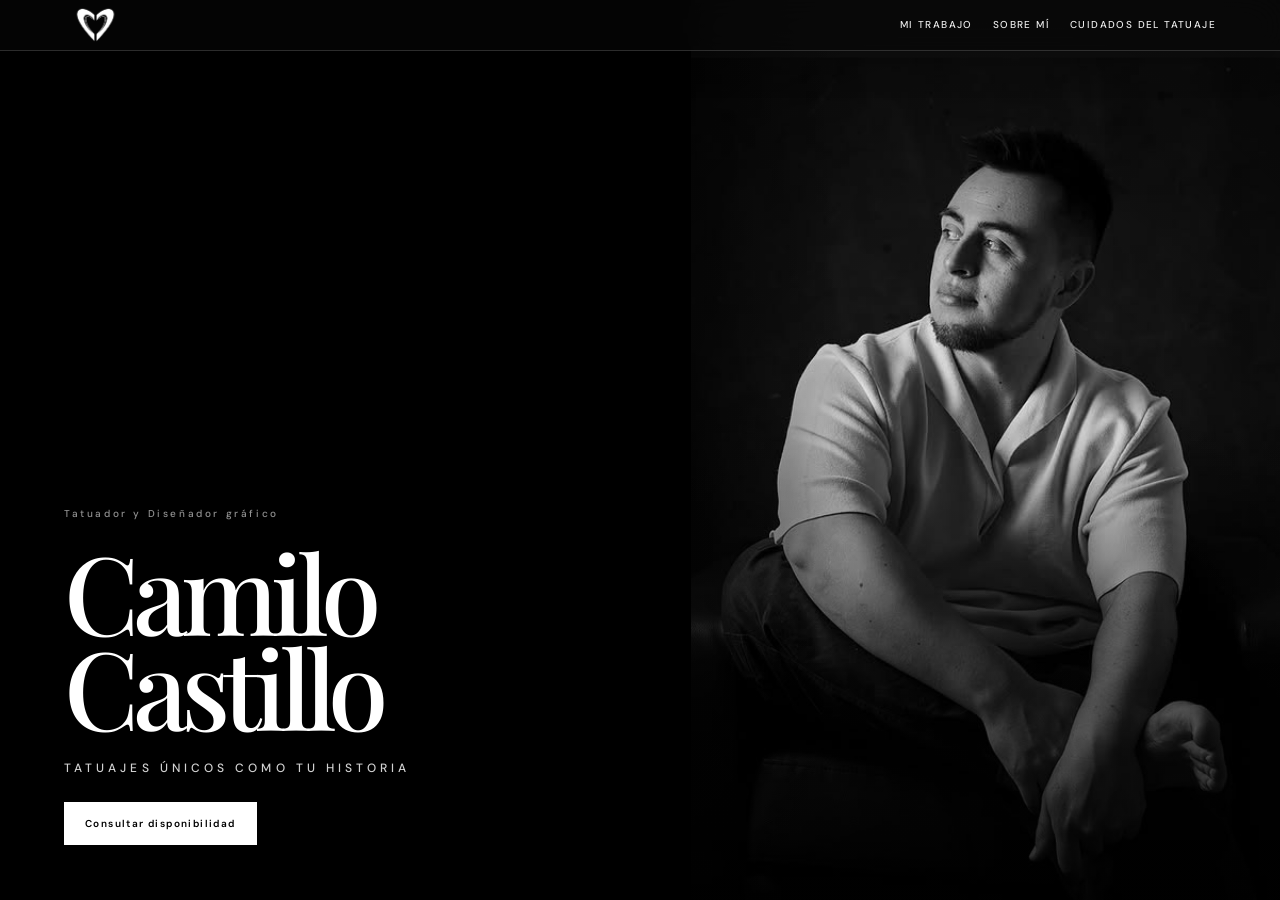
<file: index.html>
<!DOCTYPE html>
<html lang="es">
<head>
  <meta charset="UTF-8">
  <meta name="viewport" content="width=device-width, initial-scale=1.0">
  <meta name="description" content="Camilo Castillo, artista del tatuaje. Conoce su trabajo y consulta la disponibilidad para tu pr&oacute;xima pieza.">
  <meta name="author" content="Camilo Castillo">
  <meta name="robots" content="index, follow">
  <meta name="theme-color" content="#080807">
  <meta name="color-scheme" content="dark">
  <meta property="og:type" content="website">
  <meta property="og:title" content="Camilo Castillo &mdash; Tatuador">
  <meta property="og:description" content="Arte en tinta y piezas &uacute;nicas.">
  <meta property="og:image" content="assets/retrato.jpg">
  <meta property="og:locale" content="es_CO">
  <meta name="twitter:card" content="summary_large_image">
  <meta name="twitter:title" content="Camilo Castillo &mdash; Tatuador">
  <meta name="twitter:description" content="Arte en tinta y piezas &uacute;nicas.">
  <meta name="twitter:image" content="assets/retrato.jpg">
  <title>Camilo Castillo | Tatuador</title>
  <link rel="icon" href="assets/avatar.png" type="image/png">
  <link rel="preconnect" href="https://fonts.googleapis.com">
  <link rel="preconnect" href="https://fonts.gstatic.com" crossorigin>
  <link href="https://fonts.googleapis.com/css2?family=DM+Sans:wght@300;400;500;600;700&family=Playfair+Display:wght@400;500;600;700&display=swap" rel="stylesheet">
  <link rel="stylesheet" href="style.css">
</head>
<body>
  <main class="hero">
    <section class="intro">
      <header class="topbar">
        <a href="https://www.instagram.com/castillotattooo/" class="avatar" aria-label="Visitar Instagram de Camilo Castillo" target="_blank" rel="noopener noreferrer">
          <img src="assets/avatar.png" alt="Camilo Castillo">
        </a>
        <button class="menu-button" id="menuButton" aria-label="Abrir men&uacute;" aria-expanded="false">
          <span></span><span></span><span></span>
        </button>
      </header>

      <nav class="mobile-menu" id="mobileMenu" aria-label="Navegaci&oacute;n principal" aria-hidden="true">
        <span class="menu-label">NAVEGACI&Oacute;N</span>
        <a href="index.html" aria-current="page"><span>Inicio</span><small>00</small></a>
        <a href="mi-trabajo.html"><span>Mi trabajo</span><small>01</small></a>
        <a href="disponibilidad.html"><span>Consultar disponibilidad</span><small>02</small></a>
        <a href="sobre-mi.html"><span>Sobre m&iacute;</span><small>03</small></a>
        <a href="cuidados.html"><span>Cuidados del tatuaje</span><small>04</small></a>
      </nav>

      <div class="intro-content" id="inicio">
        <div class="brand">
          <span class="kicker">Tatuador y Diseñador gráfico</span>
          <h1>Camilo<br>Castillo</h1>
          <p class="subtitle">Tatuajes únicos como tu historia</p>
        </div>

        <nav class="desktop-links page-navigation" aria-label="Navegaci&oacute;n principal">
          <a href="mi-trabajo.html">MI TRABAJO</a>
          <a href="sobre-mi.html">SOBRE M&Iacute;</a>
          <a href="cuidados.html">CUIDADOS DEL TATUAJE</a>
        </nav>

        <div class="intro-actions">
          <a class="primary-button" href="https://wa.me/573219019427?text=Hola%20Camilo,%20tengo%20una%20idea%20que%20quiero%20convertir%20en%20una%20pieza%20%C3%BAnica.%20Me%20gustar%C3%ADa%20conocer%20tu%20disponibilidad%20para%20hacerla%20realidad.%20" target="_blank" rel="noopener noreferrer">Consultar disponibilidad</a>
        </div>
      </div>
    </section>

    <section class="portrait-panel" aria-label="Retrato de Camilo Castillo">
      <div class="image-wrap"><img src="assets/retrato.jpg" alt="Camilo Castillo en su estudio"></div>
      <div class="portrait-overlay"></div>
    </section>
  </main>
  <script src="script.js"></script>
</body>
</html>
</file>
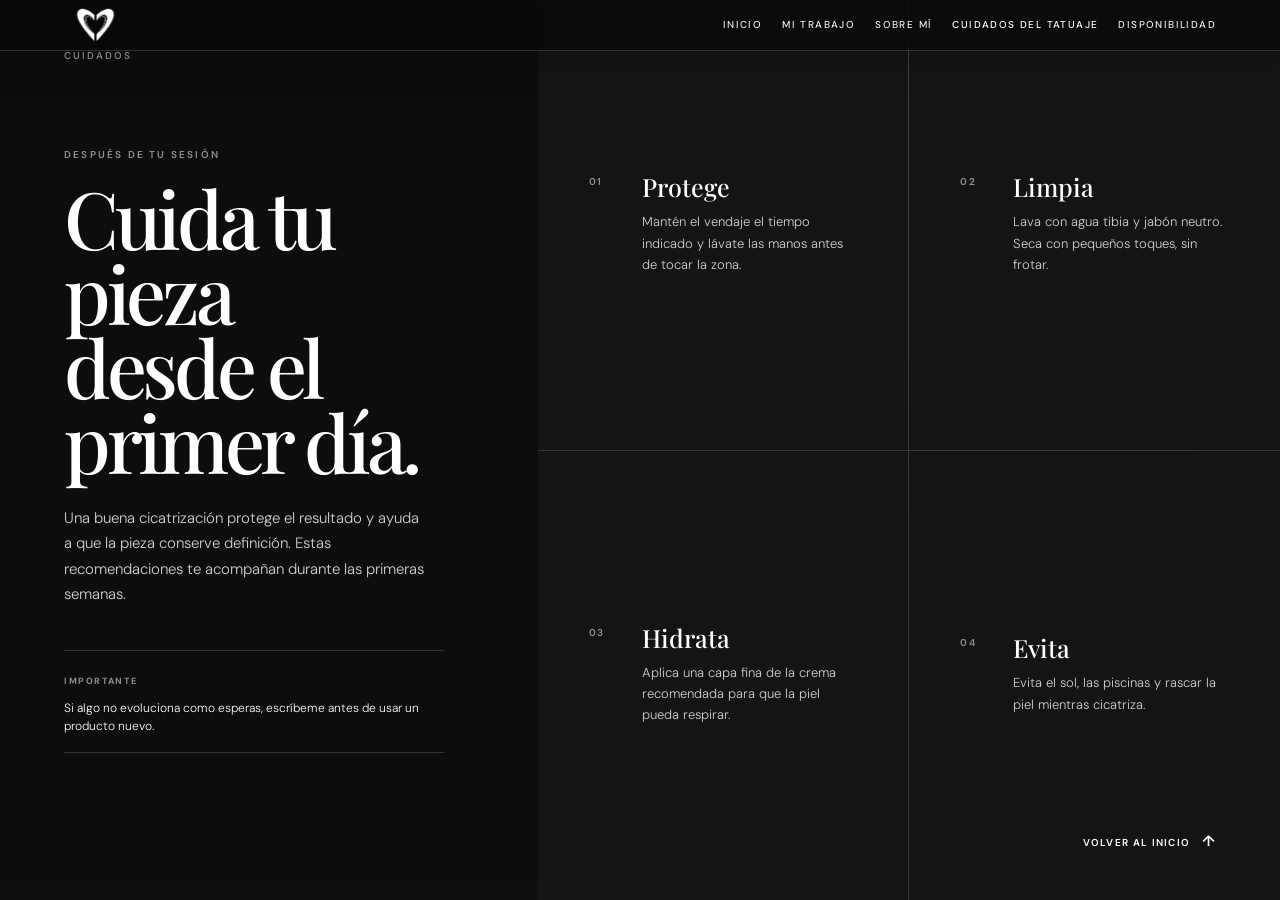
<file: cuidados.html>
<!DOCTYPE html>
<html lang="es">
<head>
  <meta charset="UTF-8">
  <meta name="viewport" content="width=device-width, initial-scale=1.0">
  <meta name="description" content="Recomendaciones de Camilo Castillo para cuidar tu tatuaje y acompa&ntilde;ar su cicatrizaci&oacute;n desde el primer d&iacute;a.">
  <meta name="author" content="Camilo Castillo">
  <meta name="robots" content="index, follow">
  <meta name="theme-color" content="#080807">
  <meta name="color-scheme" content="dark">
  <title>Cuidados del tatuaje | Camilo Castillo</title>
  <link rel="icon" href="assets/avatar.png" type="image/png">
  <link rel="preconnect" href="https://fonts.googleapis.com">
  <link rel="preconnect" href="https://fonts.gstatic.com" crossorigin>
  <link href="https://fonts.googleapis.com/css2?family=DM+Sans:wght@300;400;500;600;700&family=Playfair+Display:wght@400;500;600;700&display=swap" rel="stylesheet">
  <link rel="stylesheet" href="style.css">
</head>
<body class="interior-page">
  <header class="topbar page-header">
    <a href="https://www.instagram.com/castillotattooo/" class="avatar" aria-label="Visitar Instagram de Camilo Castillo" target="_blank" rel="noopener noreferrer"><img src="assets/avatar.png" alt="Camilo Castillo"></a>
    <button class="menu-button" id="menuButton" aria-label="Abrir men&uacute;" aria-expanded="false"><span></span><span></span><span></span></button>
  </header>
  <nav class="desktop-links page-navigation" aria-label="Navegaci&oacute;n principal">
    <a href="index.html">INICIO</a><a href="mi-trabajo.html">MI TRABAJO</a><a href="sobre-mi.html">SOBRE M&Iacute;</a><a href="cuidados.html" aria-current="page">CUIDADOS DEL TATUAJE</a><a href="disponibilidad.html">DISPONIBILIDAD</a>
  </nav>
  <nav class="mobile-menu" id="mobileMenu" aria-label="Navegaci&oacute;n principal" aria-hidden="true">
    <span class="menu-label">NAVEGACI&Oacute;N</span>
    <a href="index.html"><span>Inicio</span><small>00</small></a><a href="mi-trabajo.html"><span>Mi trabajo</span><small>01</small></a>
    <a href="disponibilidad.html"><span>Consultar disponibilidad</span><small>02</small></a><a href="sobre-mi.html"><span>Sobre m&iacute;</span><small>03</small></a><a href="cuidados.html" aria-current="page"><span>Cuidados del tatuaje</span><small>04</small></a>
  </nav>
  <main>
    <section class="full-section care-section" aria-labelledby="care-title">
      <div class="section-index">CUIDADOS</div>
      <div class="care-layout">
        <div class="care-intro">
          <p class="eyebrow">Despu&eacute;s de tu sesi&oacute;n</p>
          <h1 id="care-title">Cuida tu pieza<br>desde el primer d&iacute;a.</h1>
          <p>Una buena cicatrizaci&oacute;n protege el resultado y ayuda a que la pieza conserve definici&oacute;n. Estas recomendaciones te acompa&ntilde;an durante las primeras semanas.</p>
          <div class="care-note"><span>IMPORTANTE</span><p>Si algo no evoluciona como esperas, escr&iacute;beme antes de usar un producto nuevo.</p></div>
        </div>
        <ol class="care-list">
          <li><span class="care-number">01</span><div><h2>Protege</h2><p>Mant&eacute;n el vendaje el tiempo indicado y l&aacute;vate las manos antes de tocar la zona.</p></div></li>
          <li><span class="care-number">02</span><div><h2>Limpia</h2><p>Lava con agua tibia y jab&oacute;n neutro. Seca con peque&ntilde;os toques, sin frotar.</p></div></li>
          <li><span class="care-number">03</span><div><h2>Hidrata</h2><p>Aplica una capa fina de la crema recomendada para que la piel pueda respirar.</p></div></li>
          <li><span class="care-number">04</span><div><h2>Evita</h2><p>Evita el sol, las piscinas y rascar la piel mientras cicatriza.</p></div></li>
        </ol>
      </div>
      <a class="text-link" href="index.html">Volver al inicio <span>↑</span></a>
    </section>
  </main>
  <script src="script.js"></script>
</body>
</html>
</file>
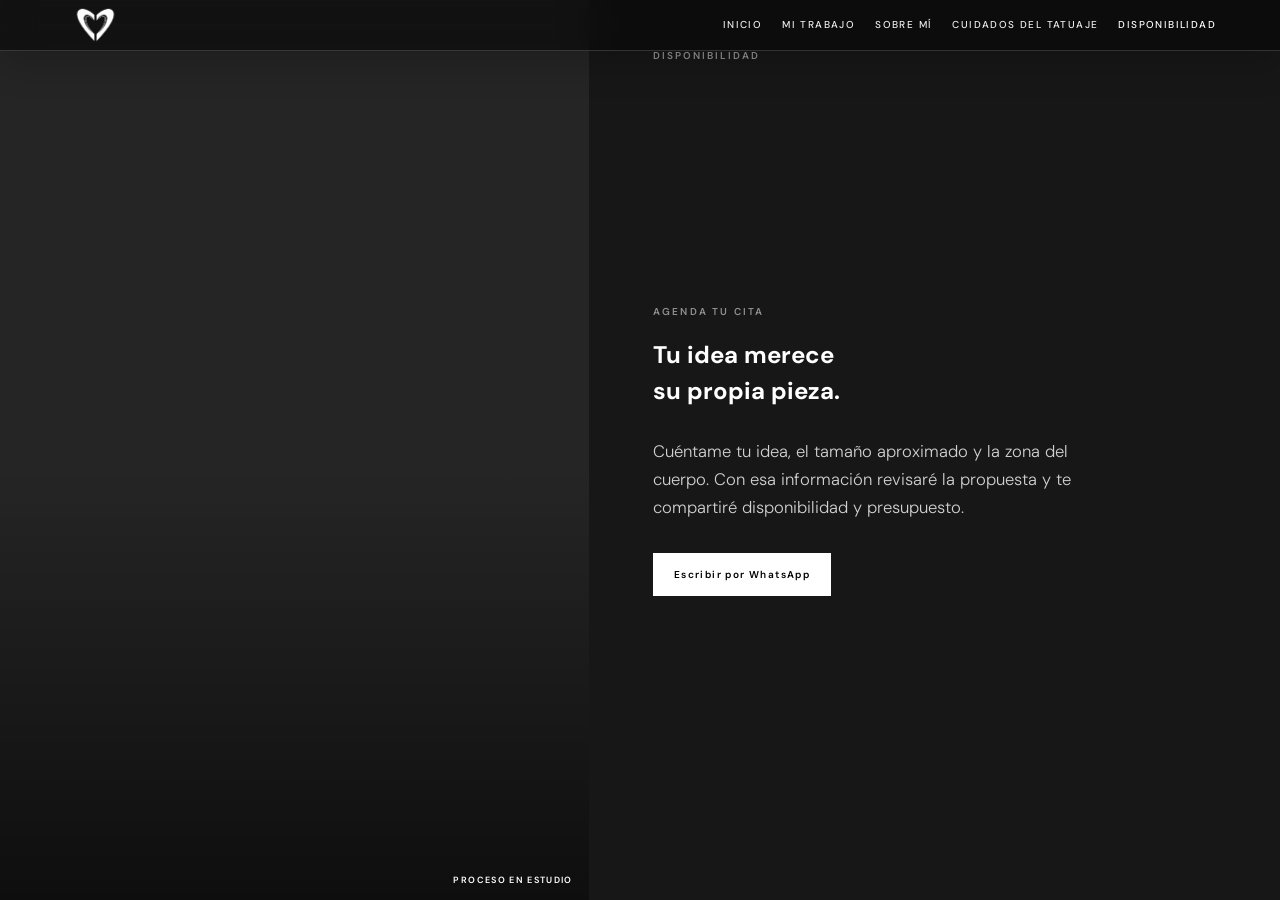
<file: disponibilidad.html>
<!DOCTYPE html>
<html lang="es">
<head>
  <meta charset="UTF-8">
  <meta name="viewport" content="width=device-width, initial-scale=1.0">
  <meta name="description" content="Consulta la disponibilidad de Camilo Castillo para hacer realidad tu pr&oacute;ximo tatuaje.">
  <meta name="author" content="Camilo Castillo">
  <meta name="robots" content="index, follow">
  <meta name="theme-color" content="#080807">
  <meta name="color-scheme" content="dark">
  <title>Consultar disponibilidad | Camilo Castillo</title>
  <link rel="icon" href="assets/avatar.png" type="image/png">
  <link rel="preconnect" href="https://fonts.googleapis.com">
  <link rel="preconnect" href="https://fonts.gstatic.com" crossorigin>
  <link href="https://fonts.googleapis.com/css2?family=DM+Sans:wght@300;400;500;600;700&family=Playfair+Display:wght@400;500;600;700&display=swap" rel="stylesheet">
  <link rel="stylesheet" href="style.css">
</head>
<body class="interior-page">
  <header class="topbar page-header">
    <a href="https://www.instagram.com/castillotattooo/" class="avatar" aria-label="Visitar Instagram de Camilo Castillo" target="_blank" rel="noopener noreferrer"><img src="assets/avatar.png" alt="Camilo Castillo"></a>
    <button class="menu-button" id="menuButton" aria-label="Abrir men&uacute;" aria-expanded="false"><span></span><span></span><span></span></button>
  </header>
  <nav class="desktop-links page-navigation" aria-label="Navegaci&oacute;n principal">
    <a href="index.html">INICIO</a><a href="mi-trabajo.html">MI TRABAJO</a><a href="sobre-mi.html">SOBRE M&Iacute;</a><a href="cuidados.html">CUIDADOS DEL TATUAJE</a><a href="disponibilidad.html" aria-current="page">DISPONIBILIDAD</a>
  </nav>
  <nav class="mobile-menu" id="mobileMenu" aria-label="Navegaci&oacute;n principal" aria-hidden="true">
    <span class="menu-label">NAVEGACI&Oacute;N</span>
    <a href="index.html"><span>Inicio</span><small>00</small></a><a href="mi-trabajo.html"><span>Mi trabajo</span><small>01</small></a>
    <a href="disponibilidad.html" aria-current="page"><span>Consultar disponibilidad</span><small>02</small></a><a href="sobre-mi.html"><span>Sobre m&iacute;</span><small>03</small></a><a href="cuidados.html"><span>Cuidados del tatuaje</span><small>04</small></a>
  </nav>
  <main>
    <section class="full-section booking-section" aria-labelledby="booking-title">
      <div class="section-index">DISPONIBILIDAD</div>
      <div class="booking-layout">
        <div class="section-copy">
          <p class="eyebrow">Agenda tu cita</p>
          <h1 id="booking-title">Tu idea merece<br>su propia pieza.</h1>
          <p>Cu&eacute;ntame tu idea, el tama&ntilde;o aproximado y la zona del cuerpo. Con esa informaci&oacute;n revisar&eacute; la propuesta y te compartir&eacute; disponibilidad y presupuesto.</p>
          <a class="primary-button" href="https://wa.me/573219019427?text=Hola%20Camilo,%20tengo%20una%20idea%20que%20quiero%20convertir%20en%20una%20pieza%20%C3%BAnica.%20Me%20gustar%C3%ADa%20conocer%20tu%20disponibilidad%20para%20hacerla%20realidad.%20" target="_blank" rel="noopener noreferrer">Escribir por WhatsApp</a>
        </div>
        <div class="booking-video" aria-label="Proceso de tatuaje en el estudio">
          <video autoplay muted loop playsinline preload="metadata"><source src="tatuaje/videoproceso.mp4" type="video/mp4">Tu navegador no admite video HTML5.</video>
          <span>Proceso en estudio</span>
        </div>
      </div>
    </section>
  </main>
  <script src="script.js"></script>
</body>
</html>
</file>
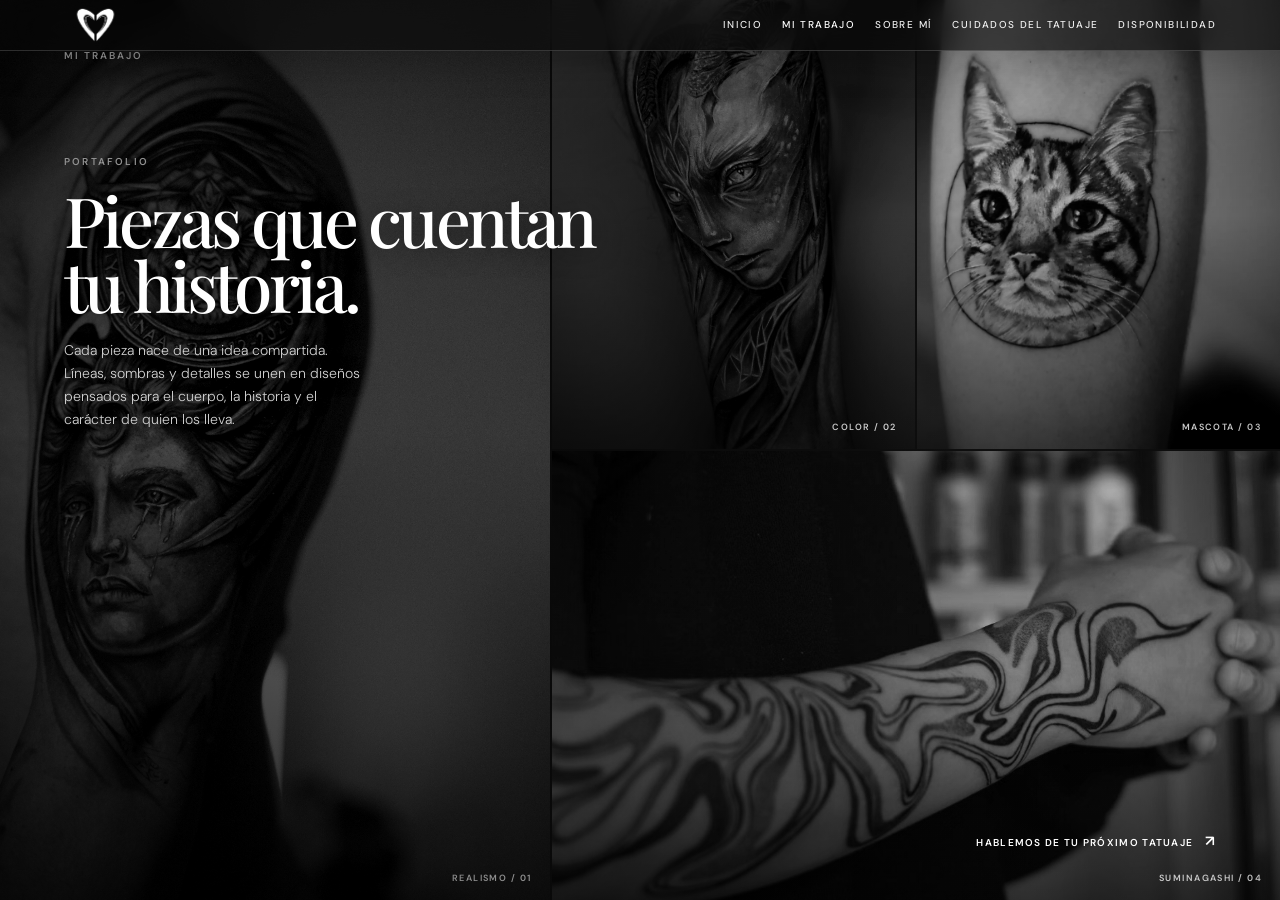
<file: mi-trabajo.html>
<!DOCTYPE html>
<html lang="es">
<head>
  <meta charset="UTF-8">
  <meta name="viewport" content="width=device-width, initial-scale=1.0">
  <meta name="description" content="Explora el portafolio de tatuajes de Camilo Castillo: realismo, color, retratos de mascotas y dise&ntilde;os personalizados.">
  <meta name="author" content="Camilo Castillo">
  <meta name="robots" content="index, follow">
  <meta name="theme-color" content="#080807">
  <meta name="color-scheme" content="dark">
  <title>Mi trabajo | Camilo Castillo</title>
  <link rel="icon" href="assets/avatar.png" type="image/png">
  <link rel="preconnect" href="https://fonts.googleapis.com">
  <link rel="preconnect" href="https://fonts.gstatic.com" crossorigin>
  <link href="https://fonts.googleapis.com/css2?family=DM+Sans:wght@300;400;500;600;700&family=Playfair+Display:wght@400;500;600;700&display=swap" rel="stylesheet">
  <link rel="stylesheet" href="style.css">
</head>
<body class="interior-page">
  <header class="topbar page-header">
    <a href="https://www.instagram.com/castillotattooo/" class="avatar" aria-label="Visitar Instagram de Camilo Castillo" target="_blank" rel="noopener noreferrer"><img src="assets/avatar.png" alt="Camilo Castillo"></a>
    <button class="menu-button" id="menuButton" aria-label="Abrir men&uacute;" aria-expanded="false"><span></span><span></span><span></span></button>
  </header>
  <nav class="desktop-links page-navigation" aria-label="Navegaci&oacute;n principal">
    <a href="index.html">INICIO</a><a href="mi-trabajo.html" aria-current="page">MI TRABAJO</a><a href="sobre-mi.html">SOBRE M&Iacute;</a><a href="cuidados.html">CUIDADOS DEL TATUAJE</a><a href="disponibilidad.html">DISPONIBILIDAD</a>
  </nav>
  <nav class="mobile-menu" id="mobileMenu" aria-label="Navegaci&oacute;n principal" aria-hidden="true">
    <span class="menu-label">NAVEGACI&Oacute;N</span>
    <a href="index.html"><span>Inicio</span><small>00</small></a><a href="mi-trabajo.html" aria-current="page"><span>Mi trabajo</span><small>01</small></a>
    <a href="disponibilidad.html"><span>Consultar disponibilidad</span><small>02</small></a><a href="sobre-mi.html"><span>Sobre m&iacute;</span><small>03</small></a><a href="cuidados.html"><span>Cuidados del tatuaje</span><small>04</small></a>
  </nav>
  <main>
    <section class="full-section portfolio-section" aria-labelledby="portfolio-title">
      <div class="section-index">MI TRABAJO</div>
      <div class="portfolio-heading">
        <div><p class="eyebrow">Portafolio</p><h1 id="portfolio-title">Piezas que cuentan<br>tu historia.</h1></div>
        <p>Cada pieza nace de una idea compartida. Líneas, sombras y detalles se unen en diseños pensados para el cuerpo, la historia y el carácter de quien los lleva.</p>
      </div>
      <div class="tattoo-grid" aria-label="Galer&iacute;a de trabajos de tatuaje">
        <figure class="tattoo-card tattoo-card--large"><img src="tatuaje/realismo.jpg" alt="Tatuaje realista en tinta negra sobre el brazo" loading="lazy"><figcaption>Realismo / 01</figcaption></figure>
        <figure class="tattoo-card"><img src="tatuaje/color%20(2).jpg" alt="Tatuaje art&iacute;stico de color en el brazo" loading="lazy"><figcaption>Color / 02</figcaption></figure>
        <figure class="tattoo-card tattoo-card--offset"><img src="tatuaje/mascota.webp" alt="Retrato tatuado de una mascota" loading="lazy"><figcaption>Mascota / 03</figcaption></figure>
        <figure class="tattoo-card"><img src="tatuaje/suminagashi.jpg" alt="Tatuaje de l&iacute;neas org&aacute;nicas en el antebrazo" loading="lazy"><figcaption>Suminagashi / 04</figcaption></figure>
      </div>
      <a class="text-link" href="disponibilidad.html">Hablemos de tu pr&oacute;ximo tatuaje <span>↗</span></a>
    </section>
  </main>
  <script src="script.js"></script>
</body>
</html>
</file>
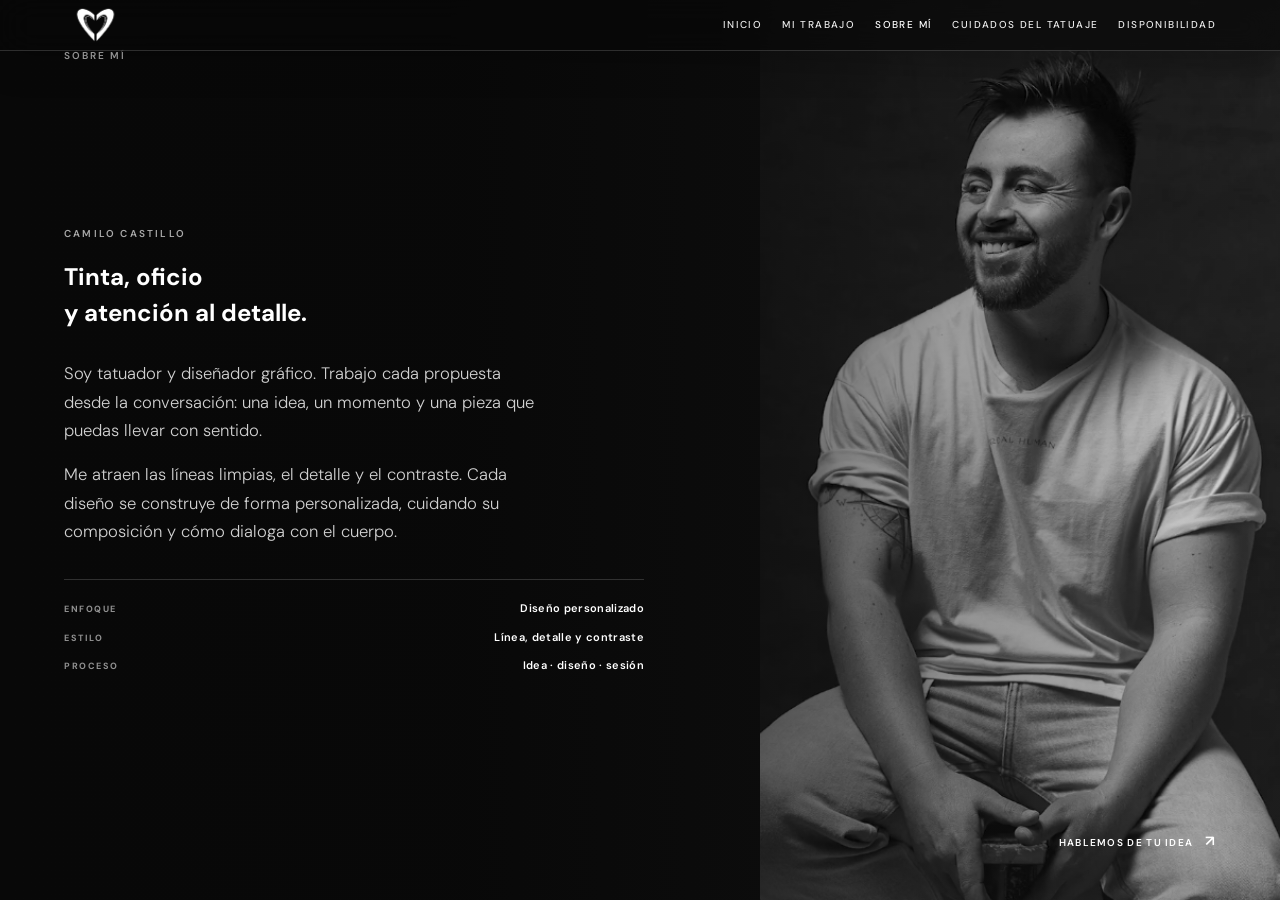
<file: sobre-mi.html>
<!DOCTYPE html>
<html lang="es">
<head>
  <meta charset="UTF-8">
  <meta name="viewport" content="width=device-width, initial-scale=1.0">
  <meta name="description" content="Conoce a Camilo Castillo, tatuador y dise&ntilde;ador gr&aacute;fico. Dise&ntilde;o personalizado, l&iacute;nea, detalle y contraste.">
  <meta name="author" content="Camilo Castillo">
  <meta name="robots" content="index, follow">
  <meta name="theme-color" content="#080807">
  <meta name="color-scheme" content="dark">
  <title>Sobre m&iacute; | Camilo Castillo</title>
  <link rel="icon" href="assets/avatar.png" type="image/png">
  <link rel="preconnect" href="https://fonts.googleapis.com">
  <link rel="preconnect" href="https://fonts.gstatic.com" crossorigin>
  <link href="https://fonts.googleapis.com/css2?family=DM+Sans:wght@300;400;500;600;700&family=Playfair+Display:wght@400;500;600;700&display=swap" rel="stylesheet">
  <link rel="stylesheet" href="style.css">
</head>
<body class="interior-page">
  <header class="topbar page-header">
    <a href="https://www.instagram.com/castillotattooo/" class="avatar" aria-label="Visitar Instagram de Camilo Castillo" target="_blank" rel="noopener noreferrer"><img src="assets/avatar.png" alt="Camilo Castillo"></a>
    <button class="menu-button" id="menuButton" aria-label="Abrir men&uacute;" aria-expanded="false"><span></span><span></span><span></span></button>
  </header>
  <nav class="desktop-links page-navigation" aria-label="Navegaci&oacute;n principal">
    <a href="index.html">INICIO</a><a href="mi-trabajo.html">MI TRABAJO</a><a href="sobre-mi.html" aria-current="page">SOBRE M&Iacute;</a><a href="cuidados.html">CUIDADOS DEL TATUAJE</a><a href="disponibilidad.html">DISPONIBILIDAD</a>
  </nav>
  <nav class="mobile-menu" id="mobileMenu" aria-label="Navegaci&oacute;n principal" aria-hidden="true">
    <span class="menu-label">NAVEGACI&Oacute;N</span>
    <a href="index.html"><span>Inicio</span><small>00</small></a><a href="mi-trabajo.html"><span>Mi trabajo</span><small>01</small></a>
    <a href="disponibilidad.html"><span>Consultar disponibilidad</span><small>02</small></a><a href="sobre-mi.html" aria-current="page"><span>Sobre m&iacute;</span><small>03</small></a><a href="cuidados.html"><span>Cuidados del tatuaje</span><small>04</small></a>
  </nav>
  <main>
    <section class="full-section about-section" aria-labelledby="about-title">
      <div class="section-index">SOBRE M&Iacute;</div>
      <div class="about-layout">
        <div class="section-copy about-copy">
          <p class="eyebrow">Camilo Castillo</p>
          <h1 id="about-title">Tinta, oficio<br>y atenci&oacute;n al detalle.</h1>
          <p>Soy tatuador y dise&ntilde;ador gr&aacute;fico. Trabajo cada propuesta desde la conversaci&oacute;n: una idea, un momento y una pieza que puedas llevar con sentido.</p>
          <p>Me atraen las l&iacute;neas limpias, el detalle y el contraste. Cada dise&ntilde;o se construye de forma personalizada, cuidando su composici&oacute;n y c&oacute;mo dialoga con el cuerpo.</p>
          <div class="about-details" aria-label="Forma de trabajo">
            <div><span>ENFOQUE</span><strong>Dise&ntilde;o personalizado</strong></div>
            <div><span>ESTILO</span><strong>L&iacute;nea, detalle y contraste</strong></div>
            <div><span>PROCESO</span><strong>Idea &middot; dise&ntilde;o &middot; sesi&oacute;n</strong></div>
          </div>
        </div>
      </div>
      <a class="text-link" href="disponibilidad.html">Hablemos de tu idea <span>↗</span></a>
    </section>
  </main>
  <script src="script.js"></script>
</body>
</html>
</file>
<file: style.css>
* { box-sizing: border-box; margin: 0; padding: 0; }
:root { --black:#000; --paper:#fff; --paper-soft:#d1d1d1; --muted:#919191; --line:rgba(255,255,255,.16); --page-gutter:clamp(28px,5vw,72px); --section-space:clamp(96px,10vw,144px); --content-max:1180px; --serif:"Playfair Display",Georgia,serif; --sans:"DM Sans",Arial,sans-serif; }
html { scroll-behavior:smooth; } body { background:var(--black); color:var(--paper); font:300 16px/1.5 var(--sans); } a { color:inherit; }
.hero { min-height:100svh; display:grid; grid-template-columns:minmax(520px,54%) minmax(420px,46%); background:var(--black); overflow:hidden; }
.intro { min-height:100svh; position:relative; background:var(--black); }
.topbar { position:absolute; z-index:10; top:32px; right:var(--page-gutter); left:var(--page-gutter); height:44px; display:grid; grid-template-columns:44px 1fr 44px; align-items:center; }
.avatar { position:fixed; z-index:21; top:32px; left:var(--page-gutter); width:64px; height:44px; display:flex; align-items:center; overflow:visible; transition:opacity .2s ease,transform .2s ease; }.avatar:hover { opacity:.75; transform:translateY(-1px); }.avatar img { width:100%; max-height:44px; display:block; object-fit:contain; object-position:left center; }.studio-mark { justify-self:center; color:var(--muted); font-size:10px; font-weight:500; letter-spacing:.2em; }
.menu-button { position:fixed; z-index:20; top:32px; right:var(--page-gutter); width:44px; height:44px; display:flex; flex-direction:column; justify-content:center; align-items:center; gap:6px; border:1px solid var(--line); background:var(--black); cursor:pointer; transition:background .2s ease,border-color .2s ease; }.menu-button:hover { background:rgba(255,255,255,.06); border-color:rgba(255,255,255,.38); }.menu-button span { width:18px; height:1px; display:block; background:var(--paper); transition:transform .25s ease,opacity .25s ease; }.menu-button.active span:nth-child(1) { transform:translateY(7px) rotate(45deg); }.menu-button.active span:nth-child(2) { opacity:0; }.menu-button.active span:nth-child(3) { transform:translateY(-7px) rotate(-45deg); }
.mobile-menu { position:fixed; z-index:19; top:92px; right:var(--page-gutter); width:min(330px,calc(100vw - var(--page-gutter) - var(--page-gutter))); display:flex; flex-direction:column; padding:20px; background:rgba(20,20,20,.92); border:1px solid rgba(255,255,255,.22); box-shadow:0 22px 60px rgba(0,0,0,.35); backdrop-filter:blur(16px); -webkit-backdrop-filter:blur(16px); opacity:0; visibility:hidden; transform:translateY(-12px) scale(.97); transform-origin:top right; transition:opacity .25s ease,transform .25s ease,visibility .25s; }.mobile-menu.open { opacity:1; visibility:visible; transform:translateY(0) scale(1); }.menu-label { padding:2px 4px 14px; color:var(--muted); font-size:9px; font-weight:600; letter-spacing:.22em; }.mobile-menu a { min-height:49px; display:flex; align-items:center; justify-content:space-between; padding:0 5px; border-top:1px solid var(--line); color:var(--paper); font:400 20px/1 var(--serif); text-decoration:none; transition:color .2s ease,padding .2s ease; }.mobile-menu a:hover { padding-left:11px; color:#fff; }.mobile-menu a small { color:var(--muted); font:500 9px/1 var(--sans); letter-spacing:.15em; }.menu-footer { margin:16px 4px 1px; color:var(--paper-soft); font-size:8px; font-weight:500; letter-spacing:.18em; }
.intro-content { min-height:100svh; display:flex; flex-direction:column; justify-content:flex-end; padding:150px var(--page-gutter) 55px; }.brand { max-width:560px; }.kicker { display:block; margin-bottom:22px; color:var(--muted); font-size:10px; font-weight:500; letter-spacing:.26em; }.brand h1 { color:var(--paper); font:500 clamp(76px,8.5vw,138px)/.88 var(--serif); letter-spacing:-.065em; }.subtitle { margin-top:25px; color:var(--paper-soft); font-size:12px; font-weight:500; letter-spacing:.34em; text-transform:uppercase; }
.desktop-links { display:flex; flex-wrap:wrap; gap:9px 25px; max-width:520px; margin-top:48px; padding-top:20px; border-top:1px solid var(--line); }.desktop-links a { color:var(--paper-soft); font:500 10px/1.4 var(--sans); letter-spacing:.14em; text-decoration:none; transition:color .2s ease; }.desktop-links a:hover { color:#fff; }
.intro-actions { display:flex; align-items:center; gap:12px; margin-top:25px; }.primary-button,.secondary-button { min-height:43px; display:inline-flex; align-items:center; justify-content:center; padding:0 20px; font-size:10px; font-weight:600; letter-spacing:.14em; text-decoration:none; transition:.22s ease; }.primary-button { border:1px solid var(--paper); background:var(--paper); color:var(--black); }.primary-button:hover { background:transparent; color:var(--paper); }.secondary-button { border:1px solid var(--line); color:var(--paper-soft); }.secondary-button:hover { border-color:var(--paper-soft); color:var(--paper); }
.leaf { position:absolute; right:35px; bottom:56px; width:45px; height:120px; color:var(--muted); font-family:Georgia,serif; opacity:.55; transform:rotate(-24deg); }.leaf span { position:absolute; font-size:25px; }.leaf span:nth-child(1) { left:16px; top:0; transform:rotate(45deg); }.leaf span:nth-child(2) { left:0; top:24px; transform:rotate(-15deg); }.leaf span:nth-child(3) { left:11px; top:45px; transform:rotate(5deg); }.leaf span:nth-child(4) { left:20px; top:67px; transform:rotate(25deg); }.leaf span:nth-child(5) { left:25px; top:90px; transform:rotate(45deg); }
.portrait-panel { min-height:100svh; position:relative; overflow:hidden; background:#151515; }.portrait-panel .image-wrap { position:absolute; inset:0; }.portrait-panel img { width:100%; height:100%; display:block; object-fit:cover; object-position:center; filter:grayscale(100%); transform:scale(1.025); }.portrait-overlay { position:absolute; inset:0; background:linear-gradient(90deg,rgba(0,0,0,.35),transparent 26%),linear-gradient(0deg,rgba(0,0,0,.57),transparent 55%),radial-gradient(circle,transparent 25%,rgba(0,0,0,.5)); pointer-events:none; }.image-caption { position:absolute; z-index:2; bottom:44px; left:42px; display:flex; align-items:flex-start; gap:16px; }.caption-index { padding-top:8px; color:var(--paper-soft); font-size:10px; letter-spacing:.2em; }.caption-title { color:#fff; font:400 27px/1 var(--serif); }
@media (max-width:900px) { .hero { position:relative; display:block; min-height:100svh; overflow:hidden; }.intro { position:relative; z-index:1; min-height:100svh; background:linear-gradient(90deg,rgba(0,0,0,.56),rgba(0,0,0,.18)); }.intro-content { padding:140px 10vw 60px; }.brand h1 { font-size:clamp(74px,15vw,125px); text-shadow:0 2px 18px rgba(0,0,0,.42); }.portrait-panel { position:absolute; inset:0; z-index:0; min-height:100svh; }.portrait-panel img { object-position:center 28%; }.portrait-overlay { background:linear-gradient(90deg,rgba(0,0,0,.24),transparent 72%),linear-gradient(0deg,rgba(0,0,0,.38),transparent 64%); }.image-caption { display:none; }.leaf { right:9vw; } }
@media (max-width:560px) { .topbar { top:20px; right:20px; left:20px; }.avatar { top:20px; left:20px; }.menu-button { top:20px; right:20px; }.studio-mark { font-size:8px; letter-spacing:.16em; }.mobile-menu { right:20px; width:calc(100vw - 40px); }.intro-content { padding:132px 28px 48px; }.brand h1 { font-size:clamp(66px,19vw,98px); }.subtitle { font-size:10px; letter-spacing:.25em; }.desktop-links { gap:10px 17px; margin-top:40px; }.desktop-links a { font-size:9px; }.intro-actions { align-items:stretch; flex-direction:column; }.intro-actions a { width:100%; }.leaf { display:none; }.portrait-panel { min-height:100svh; }.image-caption { bottom:27px; left:25px; } }

@keyframes reveal-up { from { opacity:0; transform:translateY(10px); } to { opacity:1; transform:translateY(0); } }
.brand { animation:reveal-up .7s cubic-bezier(.2,.7,.2,1) both; }.desktop-links { animation:reveal-up .7s .12s cubic-bezier(.2,.7,.2,1) both; }.intro-actions { animation:reveal-up .7s .2s cubic-bezier(.2,.7,.2,1) both; }
.desktop-links a { position:relative; }.desktop-links a::after { position:absolute; right:0; bottom:-5px; left:0; height:1px; background:var(--paper); content:""; transform:scaleX(0); transform-origin:right; transition:transform .25s ease; }.desktop-links a:hover::after { transform:scaleX(1); transform-origin:left; }
.primary-button { transition:background .22s ease,color .22s ease,transform .22s ease,box-shadow .22s ease; }.primary-button:hover { transform:translateY(-2px); box-shadow:0 8px 18px rgba(0,0,0,.18); }
/* Navegación: un solo patrón por tamaño de pantalla. */
@media (min-width:901px) { .menu-button,.mobile-menu { display:none; } }
.full-section { position:relative; min-height:100svh; display:flex; flex-direction:column; justify-content:center; padding:var(--section-space) var(--page-gutter); overflow:hidden; }
.section-index { position:absolute; top:clamp(28px,4vw,48px); left:var(--page-gutter); color:var(--muted); font-size:10px; font-weight:600; letter-spacing:.2em; }
.section-copy { max-width:680px; }
.eyebrow { margin-bottom:18px; color:var(--muted); font-size:10px; font-weight:600; letter-spacing:.22em; text-transform:uppercase; }
.section-copy h2 { color:var(--paper); font:500 clamp(48px,6.5vw,104px)/.94 var(--serif); letter-spacing:-.055em; }
.section-copy > p:not(.eyebrow) { max-width:470px; margin-top:28px; color:var(--paper-soft); font-size:clamp(15px,1.3vw,18px); line-height:1.7; }
.booking-section .primary-button { margin-top:32px; }
.portfolio-section { display:block; min-height:100svh; padding:0; background:#101010; isolation:isolate; }.portfolio-section::before { position:absolute; z-index:2; inset:0; background:linear-gradient(90deg,rgba(0,0,0,.68) 0%,rgba(0,0,0,.42) 43%,rgba(0,0,0,.12) 78%,rgba(0,0,0,.26) 100%); content:""; pointer-events:none; }.portfolio-section .section-index { z-index:3; top:clamp(28px,4vw,48px); }.portfolio-heading { position:absolute; z-index:3; top:clamp(92px,12vw,155px); left:var(--page-gutter); display:block; width:min(560px,calc(100% - var(--page-gutter) - var(--page-gutter))); pointer-events:none; }.portfolio-heading h2 { color:var(--paper); font:500 clamp(42px,5.4vw,82px)/.94 var(--serif); letter-spacing:-.055em; text-shadow:0 3px 28px rgba(0,0,0,.45); }.portfolio-heading > p { max-width:300px; margin-top:22px; color:var(--paper-soft); font-size:14px; line-height:1.65; text-shadow:0 2px 18px rgba(0,0,0,.65); }.tattoo-grid { position:absolute; inset:0; z-index:1; display:grid; grid-template-columns:1.18fr .78fr .78fr; grid-template-rows:1fr 1fr; gap:2px; width:100%; height:100%; margin:0; }.tattoo-card { position:relative; min-height:0; overflow:hidden; background:#262626; }.tattoo-card--large { grid-column:1; grid-row:1 / span 2; }.tattoo-card:nth-child(2) { grid-column:2; grid-row:1; }.tattoo-card--offset { grid-column:3; grid-row:1; }.tattoo-card:nth-child(4) { grid-column:2 / span 2; grid-row:2; }.tattoo-card img { width:100%; height:100%; display:block; object-fit:cover; filter:grayscale(100%) contrast(1.08); transition:transform .55s cubic-bezier(.2,.7,.2,1),filter .35s ease; }.tattoo-card::after { position:absolute; inset:0; background:linear-gradient(180deg,rgba(0,0,0,.15),transparent 48%,rgba(0,0,0,.66)); content:""; pointer-events:none; }.tattoo-card:hover img { filter:grayscale(100%) contrast(1.16); transform:scale(1.06); }.tattoo-card figcaption { position:absolute; z-index:1; right:18px; bottom:15px; color:#fff; font-size:9px; font-weight:600; letter-spacing:.16em; text-transform:uppercase; }.portfolio-section .text-link { z-index:3; }
.booking-section { background:#171717; }.booking-layout { display:grid; grid-template-columns:minmax(0,1fr) minmax(0,1fr); align-items:center; gap:clamp(32px,5vw,80px); width:min(var(--content-max),100%); margin-block:auto; }.booking-video { position:relative; justify-self:stretch; width:100%; height:clamp(430px,62svh,680px); overflow:hidden; background:#252525; }.booking-video::after { position:absolute; inset:0; background:linear-gradient(0deg,rgba(0,0,0,.62),transparent 48%); content:""; pointer-events:none; }.booking-video video { width:100%; height:100%; display:block; object-fit:cover; filter:grayscale(100%) contrast(1.08); }.booking-video span { position:absolute; z-index:1; right:16px; bottom:13px; color:var(--paper); font-size:9px; font-weight:600; letter-spacing:.15em; text-transform:uppercase; }.about-section { background:#111 url("assets/retrato%20sobre%20mi.png") right center/auto 100% no-repeat; color:var(--paper); isolation:isolate; }.about-section::before { position:absolute; z-index:0; inset:0; background:linear-gradient(90deg,#080808 0%,rgba(8,8,8,.96) 36%,rgba(8,8,8,.42) 69%,rgba(8,8,8,.1) 100%); content:""; }.about-layout { position:relative; z-index:1; display:block; width:min(var(--content-max),100%); margin-block:auto; }.about-section .section-index { z-index:1; }.about-section .section-copy { max-width:580px; }.about-section .section-copy h2 { color:var(--paper); }.about-section .section-copy > p:not(.eyebrow) { color:var(--paper-soft); }.about-section .eyebrow,.about-section .section-index { color:#a9a9a9; }.about-copy > p:not(.eyebrow) + p { margin-top:16px; }.about-details { display:grid; gap:12px; margin-top:34px; padding-top:20px; border-top:1px solid var(--line); }.about-details div { display:flex; align-items:baseline; justify-content:space-between; gap:20px; }.about-details span { color:var(--muted); font-size:9px; font-weight:700; letter-spacing:.17em; }.about-details strong { color:var(--paper); font-size:11px; font-weight:600; letter-spacing:.03em; text-align:right; }
.care-section { background:radial-gradient(circle at 82% 18%,#292929 0,transparent 30%),#101010; }.care-layout { display:grid; grid-template-columns:minmax(250px,.82fr) minmax(420px,1.18fr); align-items:center; gap:clamp(48px,10vw,160px); width:min(var(--content-max),100%); margin-block:auto; }.care-intro h2 { color:var(--paper); font:500 clamp(48px,6.2vw,96px)/.94 var(--serif); letter-spacing:-.055em; }.care-intro > p:not(.eyebrow) { max-width:390px; margin-top:27px; color:var(--paper-soft); font-size:15px; line-height:1.7; }.care-note { max-width:380px; margin-top:36px; padding:16px 0; border-top:1px solid var(--line); border-bottom:1px solid var(--line); }.care-note span { color:var(--muted); font-size:9px; font-weight:700; letter-spacing:.18em; }.care-note p { margin-top:8px; color:var(--paper); font-size:12px; line-height:1.55; }.text-link { position:absolute; right:var(--page-gutter); bottom:clamp(28px,4vw,48px); color:var(--paper); font-size:10px; font-weight:600; letter-spacing:.13em; text-decoration:none; text-transform:uppercase; }.text-link span { margin-left:8px; font-size:15px; }.care-list { display:grid; grid-template-columns:1fr 1fr; gap:1px; margin:0; padding:0; list-style:none; background:var(--line); border:1px solid var(--line); }.care-list li { min-height:190px; display:grid; grid-template-columns:38px 1fr; gap:15px; padding:25px; background:#141414; transition:background .25s ease; }.care-list li:hover { background:#1d1d1d; }.care-number { color:var(--muted); font-size:10px; font-weight:600; letter-spacing:.13em; }.care-list h3 { color:var(--paper); font:500 25px/1 var(--serif); }.care-list p { margin-top:12px; color:var(--paper-soft); font-size:12px; line-height:1.65; }
.booking-section { display:block; min-height:100svh; padding:0; overflow:hidden; }.booking-section .section-index { z-index:2; left:calc(46% + var(--page-gutter)); }.booking-layout { position:absolute; inset:0; display:grid; grid-template-columns:46% 54%; gap:0; width:100%; margin:0; }.booking-layout .section-copy { grid-column:2; align-self:center; max-width:580px; margin:0 var(--page-gutter); }.booking-video { grid-column:1; grid-row:1; align-self:stretch; justify-self:stretch; width:100%; height:100%; }.booking-video video { object-position:center; }
@media (max-width:700px) { .portfolio-heading { top:104px; }.portfolio-heading > p { margin-top:16px; max-width:250px; font-size:12px; }.tattoo-grid { grid-template-columns:1fr 1fr; grid-template-rows:1fr .8fr .72fr; gap:2px; }.tattoo-card--large { grid-column:1; grid-row:1 / span 2; }.tattoo-card:nth-child(2) { grid-column:2; grid-row:1; }.tattoo-card--offset { grid-column:2; grid-row:2; }.tattoo-card:nth-child(4) { grid-column:1 / span 2; grid-row:3; }.booking-layout,.about-layout,.care-layout { grid-template-columns:1fr; gap:38px; }.booking-video { justify-self:start; width:100%; height:min(64svh,540px); }.about-section { background-position:62% center; background-size:auto 100%; }.about-section::before { background:linear-gradient(90deg,rgba(0,0,0,.9),rgba(0,0,0,.62)); }.care-list { max-width:560px; }.care-intro h2 { font-size:clamp(46px,12vw,72px); } }
@media (max-width:900px) { .desktop-links { display:none; } }
@media (max-width:560px) { .full-section { padding:100px 28px 88px; }.section-index { top:28px; left:28px; }.section-copy h2 { font-size:clamp(46px,13vw,70px); }.text-link { right:28px; bottom:30px; }.portfolio-section { padding:0; }.portfolio-heading h2 { font-size:clamp(40px,12vw,58px); }.tattoo-grid { grid-template-rows:1fr .8fr .72fr; margin:0; }.care-list { grid-template-columns:1fr; }.care-list li { min-height:135px; padding:21px; }.care-note { margin-top:27px; } }
@media (max-width:700px) { .booking-section { display:flex; padding:100px 28px 64px; overflow:visible; }.booking-section .section-index { left:28px; }.booking-layout { position:static; display:flex; flex-direction:column; gap:38px; width:100%; }.booking-layout .section-copy { max-width:580px; margin:0; }.booking-video { width:100%; height:min(64svh,540px); } }
@media (min-width:701px) { .care-section { display:block; min-height:100svh; padding:0; overflow:hidden; }.care-section .section-index { z-index:2; }.care-layout { display:grid; grid-template-columns:42% 58%; width:100%; min-height:100svh; margin:0; gap:0; }.care-intro { display:flex; flex-direction:column; justify-content:center; padding:var(--section-space) var(--page-gutter); background:rgba(0,0,0,.18); }.care-intro > p:not(.eyebrow) { max-width:360px; }.care-note { margin-top:42px; }.care-list { width:100%; height:100%; grid-template-columns:1fr 1fr; grid-template-rows:1fr 1fr; border:0; }.care-list li { min-height:0; align-content:center; padding:clamp(30px,4vw,64px); }.care-list h3 { font-size:clamp(26px,2.2vw,36px); }.care-list p { max-width:220px; font-size:13px; }.care-section .text-link { z-index:2; } }
@media (prefers-reduced-motion:reduce) { *,*::before,*::after { scroll-behavior:auto !important; animation-duration:.01ms !important; animation-iteration-count:1 !important; transition-duration:.01ms !important; } }

.page-navigation { position:fixed; z-index:18; top:0; right:0; left:0; width:100%; max-width:none; justify-content:flex-end; gap:9px 20px; margin:0; padding:18px var(--page-gutter); border:0; border-bottom:1px solid rgba(255,255,255,.16); border-radius:0; background:rgba(8,8,8,.62); box-shadow:0 12px 36px rgba(0,0,0,.2); backdrop-filter:blur(18px); -webkit-backdrop-filter:blur(18px); }
.page-navigation a { color:rgba(255,255,255,.92); }
.page-navigation a:hover,.page-navigation a[aria-current="page"] { color:var(--paper); }
@media (min-width:901px) { .intro > .topbar,.page-header { z-index:22; }.avatar { top:3px; width:80px; padding-inline:8px; } }
@media (min-width:901px) { .portrait-panel .image-wrap { top:68px; } }
.portfolio-heading h1 { color:var(--paper); font:500 clamp(42px,5.4vw,82px)/.94 var(--serif); letter-spacing:-.055em; text-shadow:0 3px 28px rgba(0,0,0,.45); }
.care-intro h1 { color:var(--paper); font:500 clamp(48px,6.2vw,96px)/.94 var(--serif); letter-spacing:-.055em; }
.care-list h2 { color:var(--paper); font:500 25px/1 var(--serif); }
@media (max-width:700px) { .portfolio-heading h1 { font-size:clamp(40px,12vw,58px); }.care-intro h1 { font-size:clamp(46px,12vw,72px); } }
@media (max-width:560px) { .page-navigation { display:none; } }
</file>
